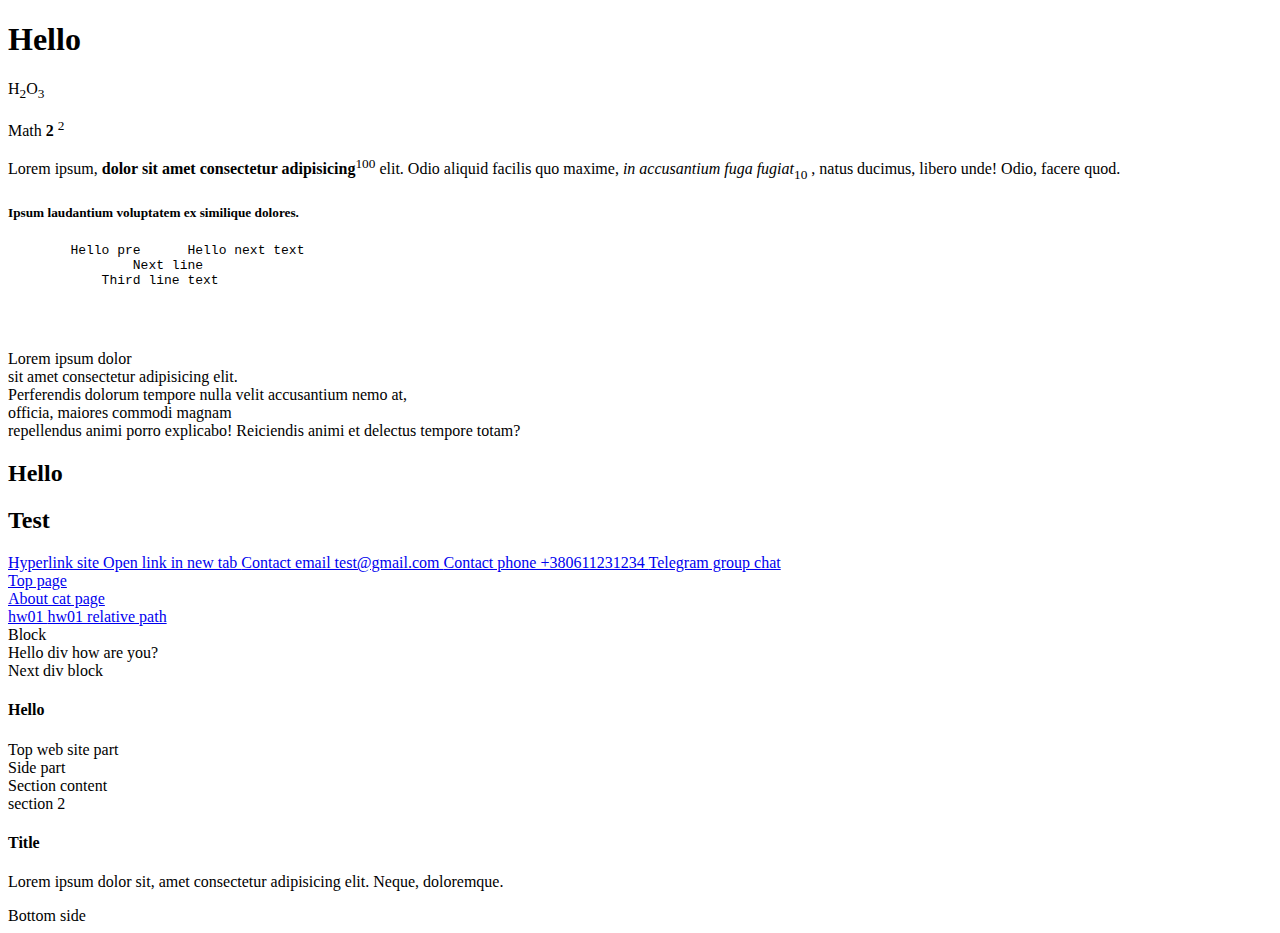
<file: 02/index.html>
<!DOCTYPE html>
<html lang="en">
<head>
    <meta charset="UTF-8">
    <meta name="viewport" content="width=device-width, initial-scale=1.0">
    <title>Document</title>
</head>
<body>
    <h1 >
        Hello 
    </h1>
    <!-- ctrl +z -->


    <p>
        H<sub>2</sub>O<sub>3</sub>
    </p>

    <!-- Test test  -->



    <p id="top-page">
        Math <strong>2</strong> <sup>2</sup>
    </p>
    <p>
        Lorem ipsum, <strong>dolor sit             amet consectetur adipisicing</strong><sup>100</sup>  elit. Odio aliquid facilis quo maxime, <em>in accusantium fuga fugiat</em><sub>10</sub> , natus ducimus, libero unde! Odio, facere quod. 
        <h5>Ipsum laudantium voluptatem ex similique dolores.</h5>
        
    </p>
    <pre>
        Hello pre      Hello next text
                Next line
            Third line text     
    </pre>
    <br>

    <p>
        Lorem ipsum dolor <br> sit amet consectetur adipisicing elit.<br> Perferendis dolorum tempore nulla velit accusantium nemo at,<br> officia, maiores commodi magnam<br> repellendus animi porro explicabo! Reiciendis animi et delectus tempore totam?
    </p>
    <h2>
        Hello 
        <!-- <br> worlld -->
    </h2>
    <h2>
        Test
    </h2>
    <a href="https://caniuse.com/">
        Hyperlink site
    </a>
    <a href="https://caniuse.com/" target="_blank">
        Open link in new tab
    </a>
    <a href="mailto:test@gmail.com">
        Contact email test@gmail.com
    </a>
    <a href="tel:+380611231234">
        Contact phone +380611231234
    </a>
    <a href="https://telgram-group/3214325235">Telegram group chat</a>
    <br>
    <a href="#top-page">
        Top page
    </a>
    <br>
    <a href="#">
        About cat page
    </a>
    <br>
    <!-- <a href="http://127.0.0.1:5501/02/hw01.html" error>
        hw01
    </a> -->
    <a href="hw01.html">
        hw01
    </a>
    <a href="./hw01.html">
        hw01 relative path
    </a>
    <!-- file:///D:/Work/fe-start-study-1109/02/hw01.html  error -->

    <div>
        Block
    </div>
    <span>
        Hello div how are you?
    </span>
    <div>
        Next div block
        <div>
            <div>
                <h4>
                    Hello
                </h4>
            </div>
        </div>
    </div>
    <!-- Semantic tags -->
    <header>
        Top web site part
    </header>

    <main>
        <aside>
            Side part
        </aside>
        <section>
            Section content
        </section>
        <section>
            section 2
        </section> 
    </main>
    <article>
        <h4>
            Title
        </h4>
        <p>
            Lorem ipsum dolor sit, amet consectetur adipisicing elit. Neque, doloremque.
        </p>
    </article>
    <footer>
        Bottom side
    </footer>
</body>
</html>
</file>
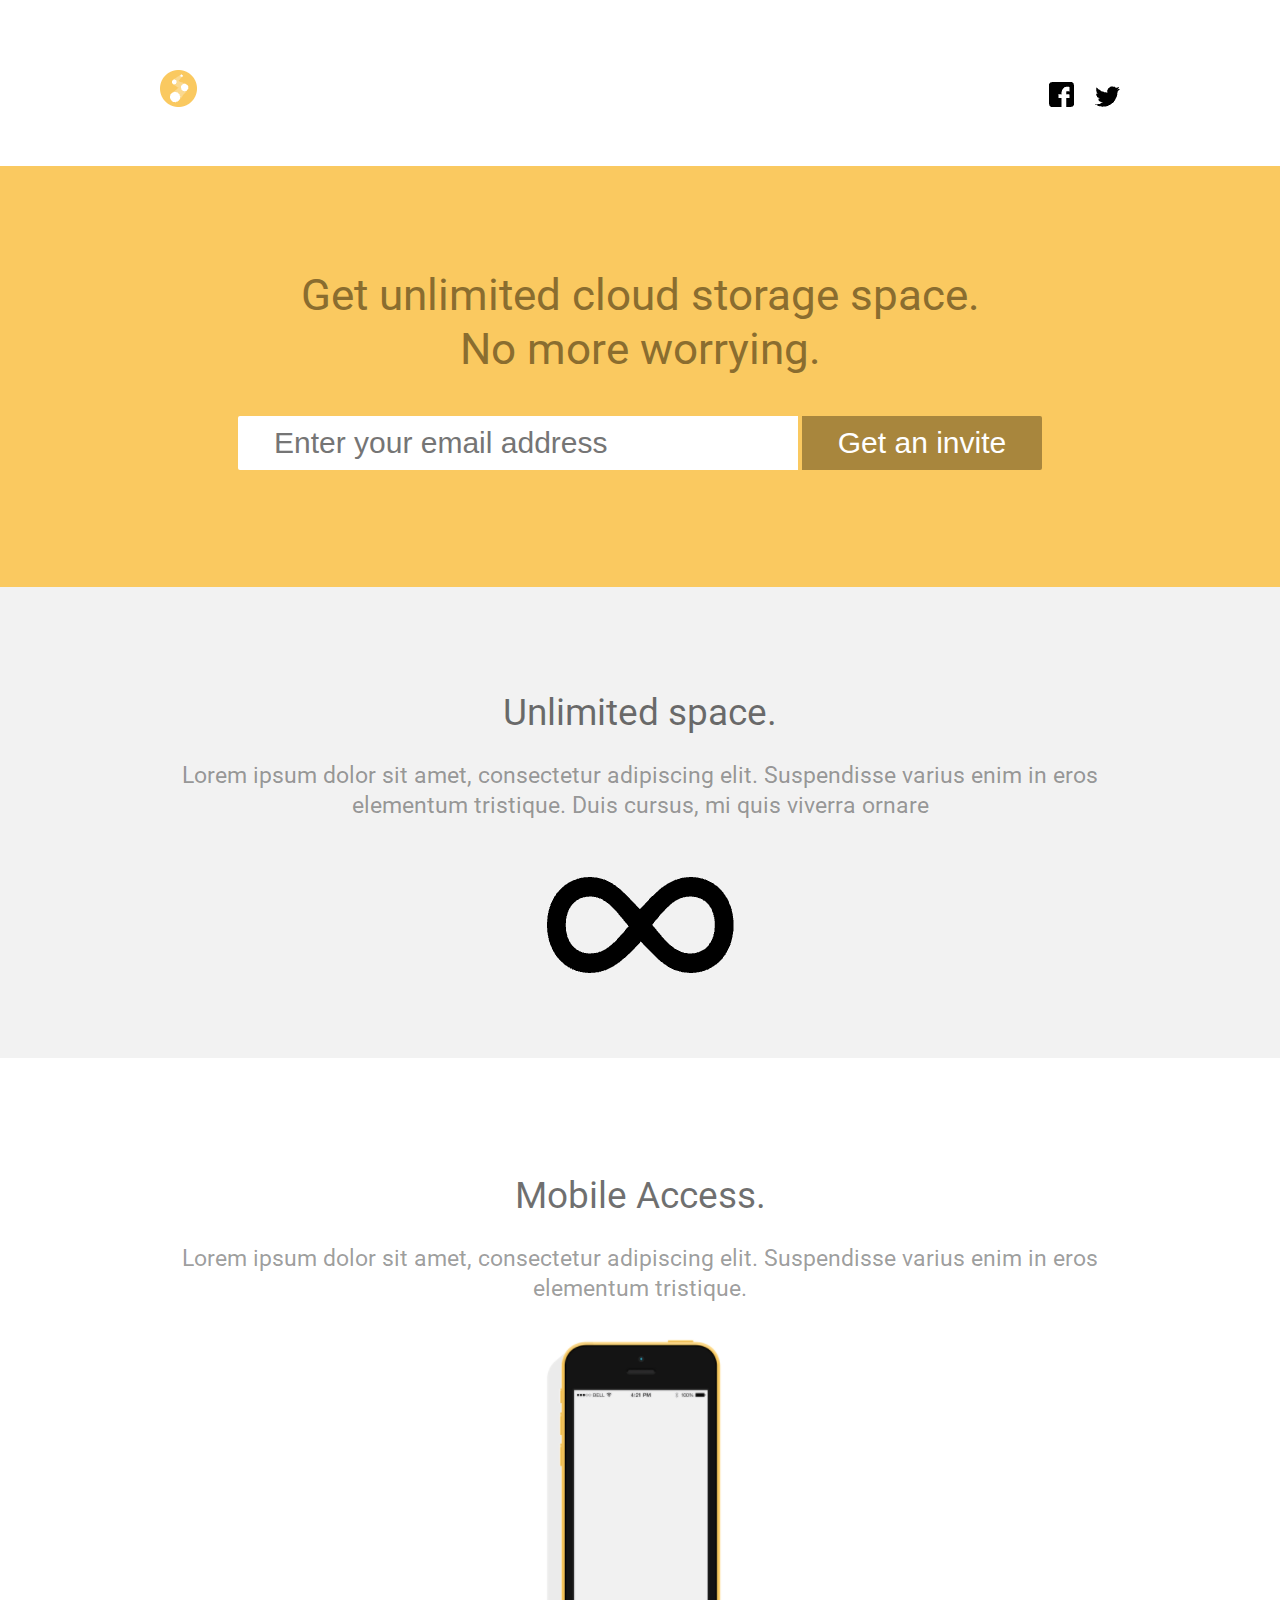
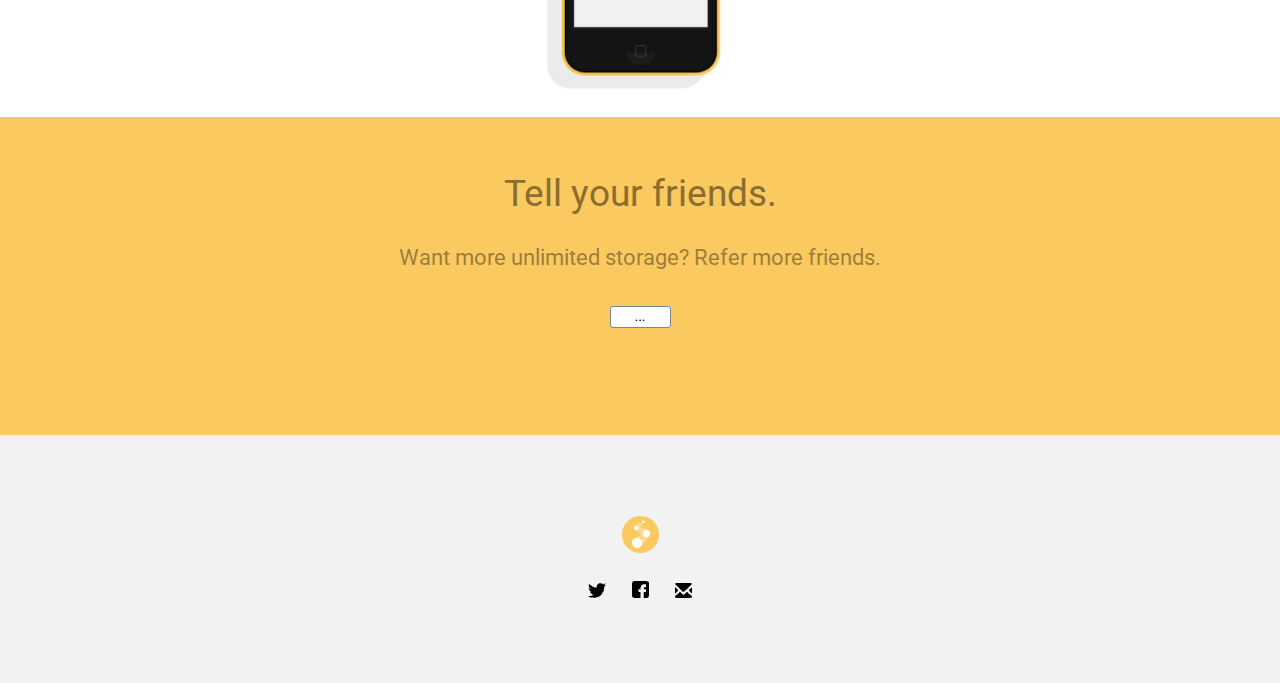
<file: 05/index.html>
<!DOCTYPE html>
<html lang="en">
<head>
    <meta charset="UTF-8">
    <meta name="viewport" content="width=device-width, initial-scale=1.0">
    <title>Document</title>
    <link rel="preconnect" href="https://fonts.googleapis.com">
    <link rel="preconnect" href="https://fonts.gstatic.com" crossorigin>
    <link href="https://fonts.googleapis.com/css2?family=Roboto:ital,wght@0,400;1,100&display=swap" rel="stylesheet">
    <link rel="stylesheet" href="style.css">
</head>
<body>
    <header>
        <div class="header-container">
            <div class="logo-block">
                <img src="./image/top-logo.png" alt="">
            </div>
            <div class="social-block">
                <a href="#">
                    <img src="./image/top-fb.png" alt="">
                </a>
                <a href="#">
                    <img src="./image/top-tw.png" alt="">
                </a> 
            </div>
        </div>
    </header>
<section class="form-section">
    <div class="text-container">
        <h1>
        Get unlimited cloud storage space. <br>
        No more worrying.
        </h1>   
        <form action="">       
             <input type="text" class="input-email" placeholder="Enter your email address"> 
            <input type="submit" class="input-submit" value="Get an invite">
        </form>
    </div>
</section>
<section class="space">
    <div class="text-container">
        <h2 class="tittle">
            Unlimited space.
        </h2>
        <p class="text-content">
            Lorem ipsum dolor sit amet, consectetur adipiscing elit. Suspendisse varius enim in eros elementum tristique. Duis cursus, mi quis viverra ornare
        </p>
        <div class="space-image-block">
            <img src="./image/img.png" alt="">
        </div>
    </div>
</section>
<section class="mobile">
    <div class="text-container">
        <h2 class="tittle">
            Mobile Access.
        </h2>
        <p class="text-content">
            Lorem ipsum dolor sit amet, consectetur adipiscing elit. Suspendisse varius enim in eros elementum tristique.
        </p>
        <div>
            <img src="./image/phone.png" alt="">
        </div>
    </div>
</section>
<section class="share">
    <div class="text-container">
        <h2 class="tittle-share">
            Tell your friends.
        </h2>
        <p class="share-content">
            Want more unlimited storage? Refer more friends.
        </p>
        <button>
            ...
        </button>
    </div>
</section>
<footer>
    <div class="text-container">
        <img src="./image/logo.png" alt="">
    </div>
    <div class="link-block">
        <a href="#">
            <img src="./image/tw.png" alt="">
        </a>
        <a href="#">
            <img src="./image/fb.png" alt="">
        </a>        <a href="#">
            <img src="./image/email.png" alt="">
        </a>
    </div>
</footer>
</body>
</html>
</file>
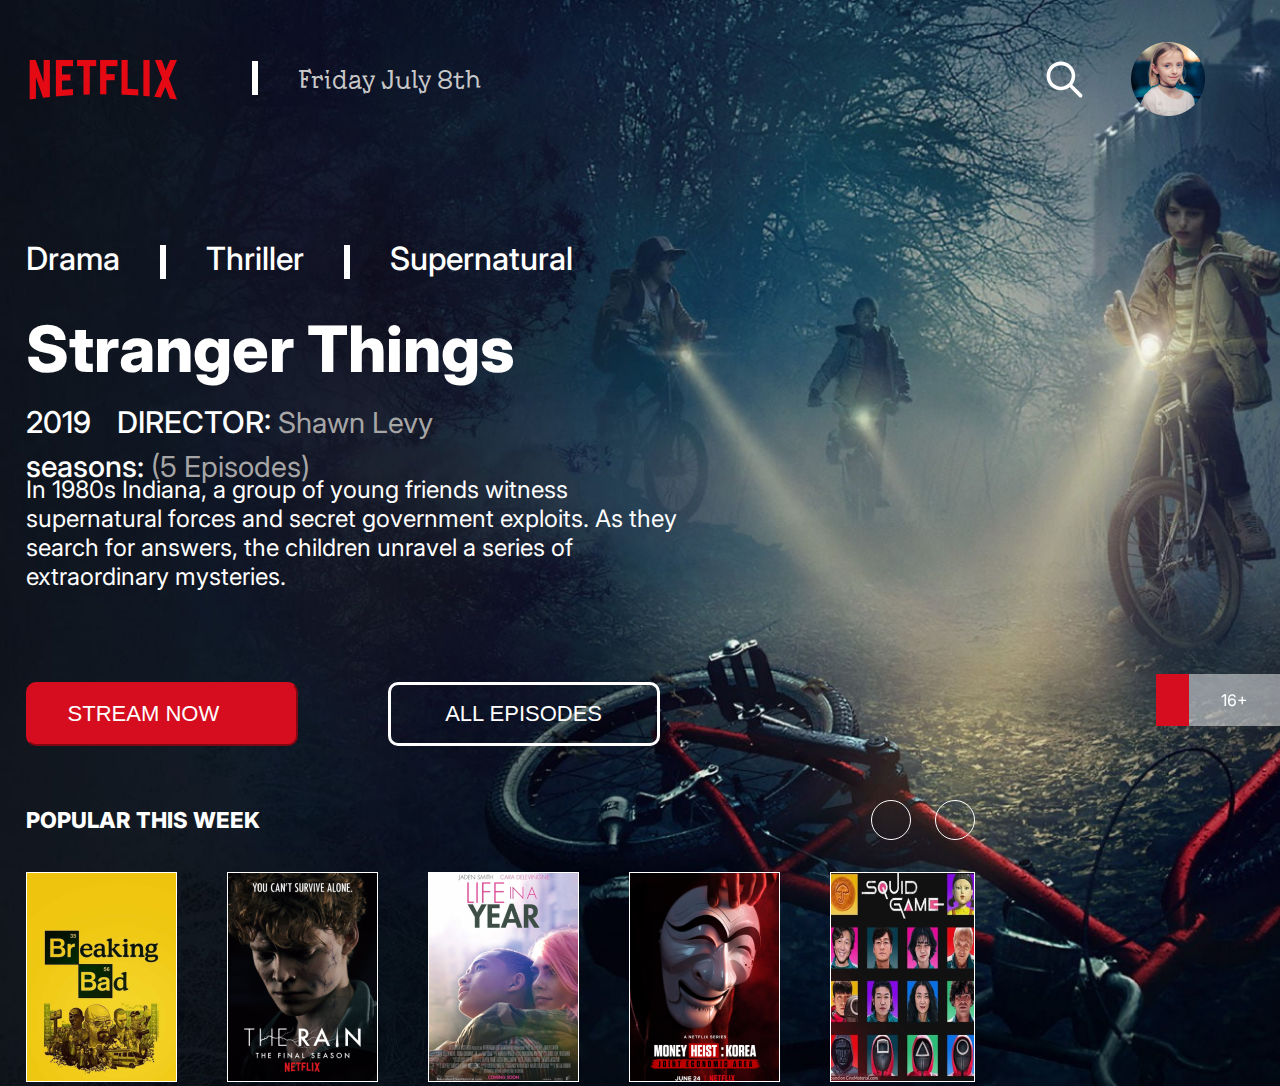
<file: 07/index.html>
<!DOCTYPE html>
<html lang="en">
<head>
    <meta charset="UTF-8">
    <meta name="viewport" content="width=device-width, initial-scale=1.0">
    <title>Netflix</title>
    <link rel="preconnect" href="https://fonts.googleapis.com">
    <link rel="preconnect" href="https://fonts.gstatic.com" crossorigin>
    <link href="https://fonts.googleapis.com/css2?family=Inter:ital,opsz,wght@0,14..32,100..900;1,14..32,100..900&display=swap" rel="stylesheet">
    <link rel="stylesheet" href="https://cdnjs.cloudflare.com/ajax/libs/font-awesome/6.6.0/css/all.min.css"
    integrity="sha512-Kc323vGBEqzTmouAECnVceyQqyqdsSiqLQISBL29aUW4U/M7pSPA/gEUZQqv1cwx4OnYxTxve5UMg5GT6L4JJg=="
    crossorigin="anonymous" referrerpolicy="no-referrer" />
    <link rel="stylesheet" href="style.css">
</head>
<body>
    <header>
        <div class="header-container">
                <div class="logo-container">
                <div class="logo">
                    <img src="./images/logo.png" alt="">
                </div>
                <div class="release-data">
                    <h1>Friday July 8th</h1>   
                </div>
                </div>
                 <div class="icons">
                    <img src="./images/search.svg" alt="" class="icon">
                    <img src="./images/avatar.png" alt="" class="avatar">
                 </div>
        </div>    
    </header>
    <main>
        <section class="container-about">
            <div class="container-text">
                <div class="difference">
                    <h2>Drama</h2><h3>Thriller</h3><h3>Supernatural</h3>    
                </div>
                <h4>
                    Stranger Things
                </h4>
                <div class="second-difference">
                    <h5>2019</h5><h5>DIRECTOR: <span class="grey-text">Shawn Levy</span></h5><h5>seasons: <span class="grey-text">(5 Episodes)</span></h5>  
                </div>
                <p>
                    In 1980s Indiana, a group of young friends witness supernatural forces and secret government exploits. As they search for answers, the children unravel a series of extraordinary mysteries.
                </p>
                <div class="rating">
                    <i class="fa-solid fa-star"></i>
                    <i class="fa-solid fa-star"></i>
                    <i class="fa-solid fa-star"></i>
                    <i class="fa-regular fa-star"></i>
                    <i class="fa-regular fa-star"></i>
                </div>
            </div>
        </section>
        <section class="container-buttom">
            <div class="container-text">
                <div class="stream">
                    <div class="stream-button">
                        <button>
                            <div class="text">
                                STREAM NOW
                            </div> 
                            <div class="play">
                                <i class="fa-solid fa-circle-play"></i>
                        </button>
                    </div>
                    <div class="episodes">
                        <button>
                            ALL EPISODES
                        </button>
                    </div>
                </div>
            </div>
        </section>
        <section class="container-scroll">
                <div class="scroll">
                    <div class="text-icon">
                        <h7>POPULAR THIS WEEK</h7>
                    </div>
                    <div class="arrows">
                        <button class="arrow-btn left">
                            <i class="fa-solid fa-chevron-left"></i>
                        </button>
                        <button class="arrow-btn right">
                            <i class="fa-solid fa-chevron-right"></i>
                        </button>
                    </div>
                </div>
        </section>
        <section class="serials">
            <div class="images">
                <div class="images-item">
                    <img src="./images/page1.png" alt="">
                </div>
                <div class="images-item">
                    <img src="./images/page2.png" alt="">
                </div>
                <div class="images-item">
                    <img src="./images/page3.png" alt="">
                </div>
                <div class="images-item">
                    <img src="./images/page4.png" alt="">
                </div>
                <div class="images-item">
                    <img src="./images/page5.png" alt="">
                </div>
        </section>
        <div class="age-category">
            16+
        </div>
    </main>
</body>
</html>
</file>
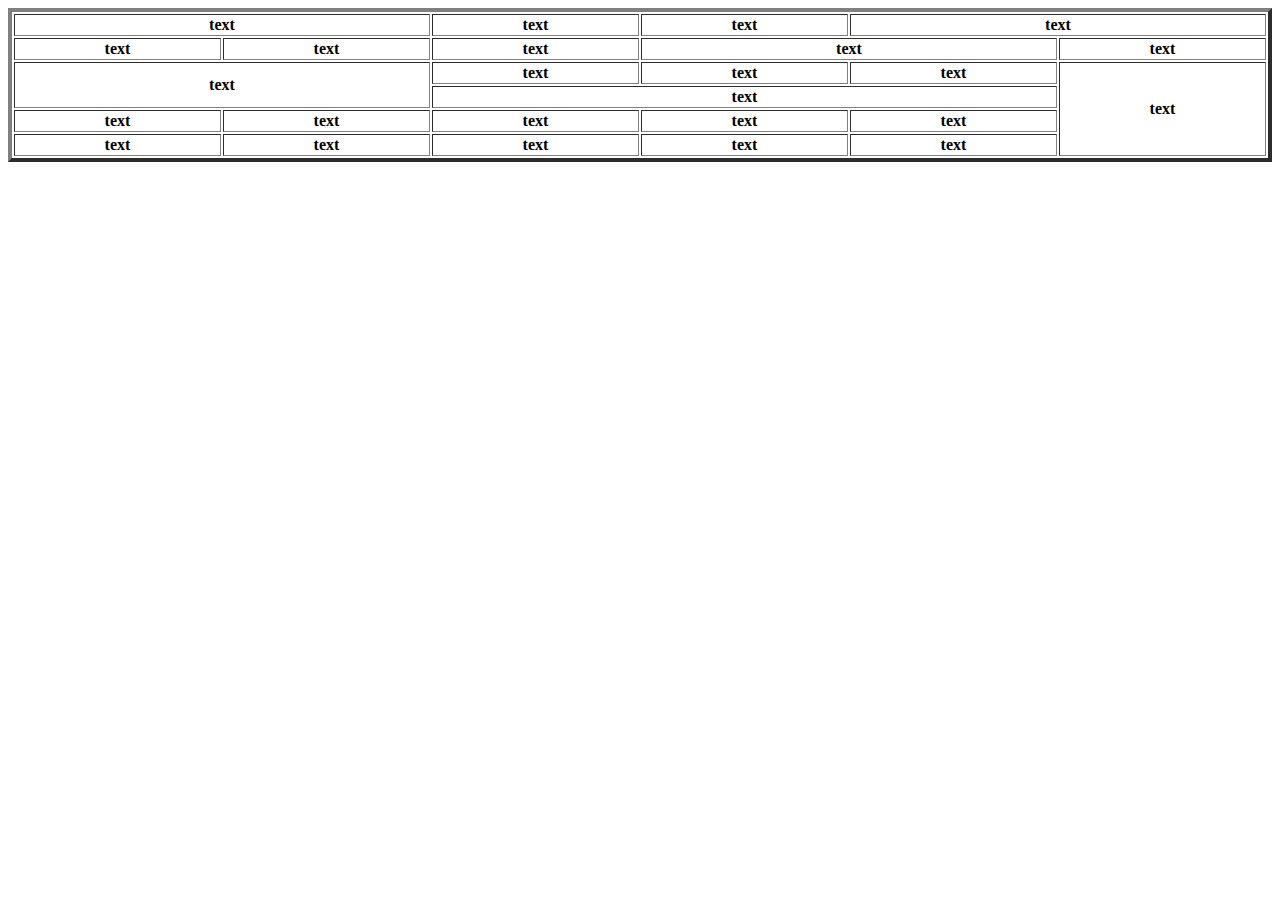
<file: extra.html>
<!DOCTYPE html>
<html lang="en">
<head>
    <meta charset="UTF-8">
    <meta name="viewport" content="width=device-width, initial-scale=1.0">
    <title>Table</title>
</head>
<body>
    <table border="4"  style="width: 100%;">
        <tbody>
            <tr>
                <th colspan="2">
                    text
                </th>
                <th>
                    text
                </th>
                <th>
                    text
                </th>
                <th colspan="2">
                    text
                </th>
            </tr>
        </tbody>
        <tr>
            <th>
                text
            </th>
            <th>
                text
            </th>
            <th>
                text
            </th>
            <th colspan="2">
                text
            </th>
            <th>
                text
            </th>
        </tr>
        <tr>
            <th colspan="2" rowspan="2">
                text
            </th>
            <th>
                text
            </th>
            <th>
                text
            </th>
            <th>
                text
            </th>
            <th rowspan="4">
                text
            </th>
        </tr>
        <tr>
            <th colspan="3">
                text
            </th>
        </tr>
        <tr>
            <th>
                text
            </th>
            <th>
                text
            </th>
            <th>
                text
            </th>
            <th>
                text
            </th>
            <th>
                text
            </th>
        </tr>            
        <tr>
            <th>
                text
            </th>
            <th>
                text
            </th>
            <th>
                text
            </th>
            <th>
                text
            </th>
            <th>
                text
            </th>
        </tr>
</body>
</html>
</file>
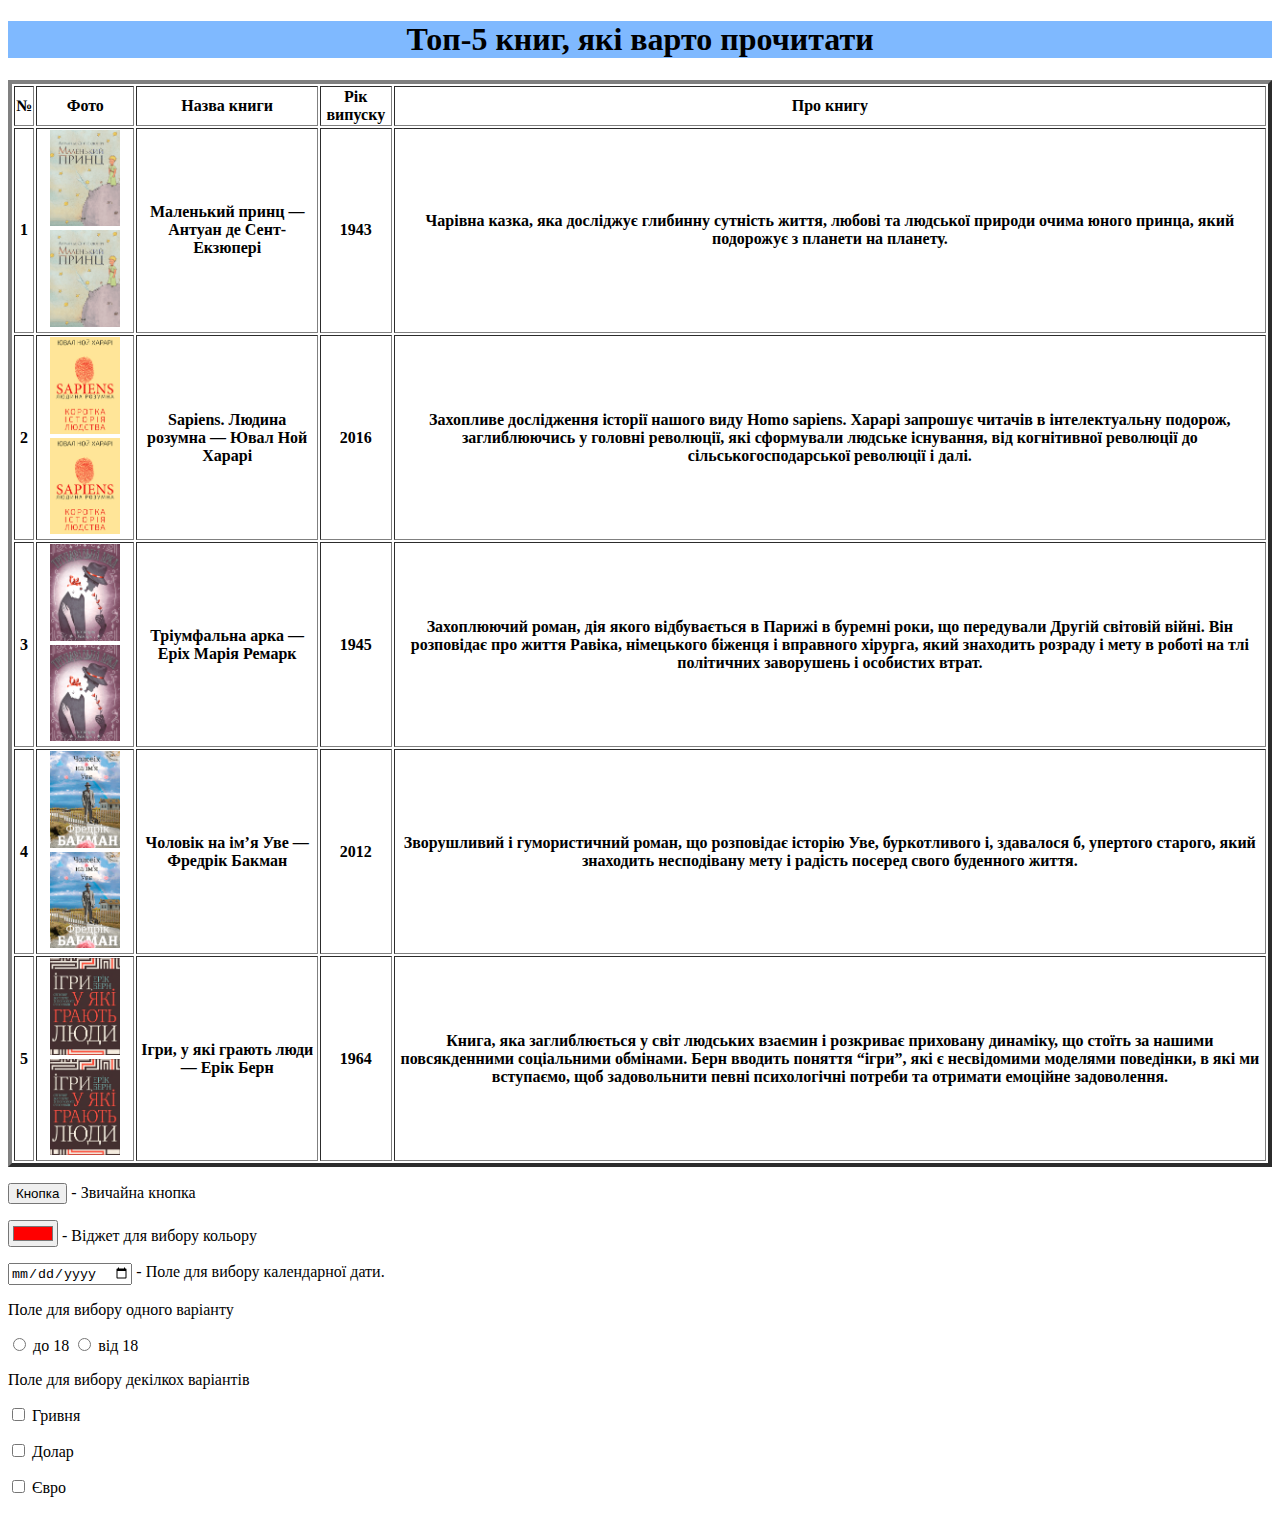
<file: hm03.html>
<!DOCTYPE html>
<html lang="en">
<head>
    <meta charset="UTF-8">
    <meta name="viewport" content="width=device-width, initial-scale=1.0">
    <style>
        h1 {
            text-align: center;
            background-color: rgb(127, 185, 255);
        }
    </style>
    <title>Books</title>
</head>
<body>
    <h1>Топ-5 книг, які варто прочитати</h1>
    <table border="4"  style="width: 100%;">
        <tbody>
            <tr>
                <th>
                    №
                </th>
                <th>
                    Фото
                </th>
                <th>
                    Назва книги
                </th>
                <th>
                    Рік випуску
                </th>
                <th>
                    Про книгу
                </th>
            </tr>
        </tbody>
        <tr>
            <th>
                1
            </th>
            <th>
                <img src="./03/img/1.png" alt="" width="70">
                <img src="/03/img/1.png" alt="" width="70">
            </th>
            <th>
                Маленький принц — Антуан де Сент-Екзюпері
            </th>
            <th>
                1943
            </th>
            <th>
                Чарівна казка, яка досліджує глибинну сутність життя, любові та людської природи очима юного принца, який подорожує з планети на планету. 
            </th>
            <tr>
                <th>
                    2
                </th>
                <th>
                    <img src="./03/img/2.png" alt="" width="70">
                    <img src="/03/img/2.png" alt="" width="70">
                </th>
                <th>
                    Sapiens. Людина розумна — Ювал Ной Харарі
                </th>
                <th>
                    2016
                </th>
                <th>
                    Захопливе дослідження історії нашого виду Homo sapiens. Харарі запрошує читачів в інтелектуальну подорож, заглиблюючись у головні революції, які сформували людське існування, від когнітивної революції до сільськогосподарської революції і далі. 
                </th>
            </tr>
            <tr>
                <th>
                    3
                </th>
                <th>
                    <img src="./03/img/3.png" alt="" width="70">
                    <img src="/03/img/3.png" alt="" width="70">
                </th>
                <th>
                    Тріумфальна арка — Еріх Марія Ремарк
                </th>
                <th>
                    1945
                </th>
                <th>
                    Захоплюючий роман, дія якого відбувається в Парижі в буремні роки, що передували Другій світовій війні. Він розповідає про життя Равіка, німецького біженця і вправного хірурга, який знаходить розраду і мету в роботі на тлі політичних заворушень і особистих втрат. 
                </th>
            </tr>
            <tr>
                <th>
                    4
                </th>
                <th>
                    <img src="./03/img/4.png" alt="" width="70">
                    <img src="/03/img/4.png" alt="" width="70">
                </th>
                <th>
                    Чоловік на ім’я Уве — Фредрік Бакман
                </th>
                <th>
                    2012
                </th>
                <th>
                    Зворушливий і гумористичний роман, що розповідає історію Уве, буркотливого і, здавалося б, упертого старого, який знаходить несподівану мету і радість посеред свого буденного життя. 
                </th>
            </tr>
            <tr>
                <th>
                    5
                </th>
                <th>
                    <img src="./03/img/5.png" alt="" width="70">
                    <img src="/03/img/5.png" alt="" width="70">
                </th>
                <th>
                    Ігри, у які грають люди — Ерік Берн
                </th>
                <th>
                    1964
                </th>
                <th>
                    Книга, яка заглиблюється у світ людських взаємин і розкриває приховану динаміку, що стоїть за нашими повсякденними соціальними обмінами. Берн вводить поняття “ігри”, які є несвідомими моделями поведінки, в які ми вступаємо, щоб задовольнити певні психологічні потреби та отримати емоційне задоволення.
                </th>
            </tr>
    </table>
        
    <div>
        <p> <input type="button" value="Кнопка"> - Звичайна кнопка</p>
        <p> <input type="color" value="#ff0000"> -  
        Віджет для вибору кольору</p>
        <p><input type="date"> - Поле для вибору календарної дати.</p>
        </div>
    <div>
        <p> Поле для вибору одного варіанту</p>
        <p><input type="radio" name="age"> до 18
        <input type="radio" name="age" > від 18
        </p>
        </div>
        <div>
        <p> Поле для вибору декілкох варіантів</p>
        <p> <input type="checkbox" name="money"> Гривня</p>
        <p> <input type="checkbox" name="money"> Долар </p>
        <p> <input type="checkbox" name="money"> Євро</p>
        </div>
</body>
</html>
</file>
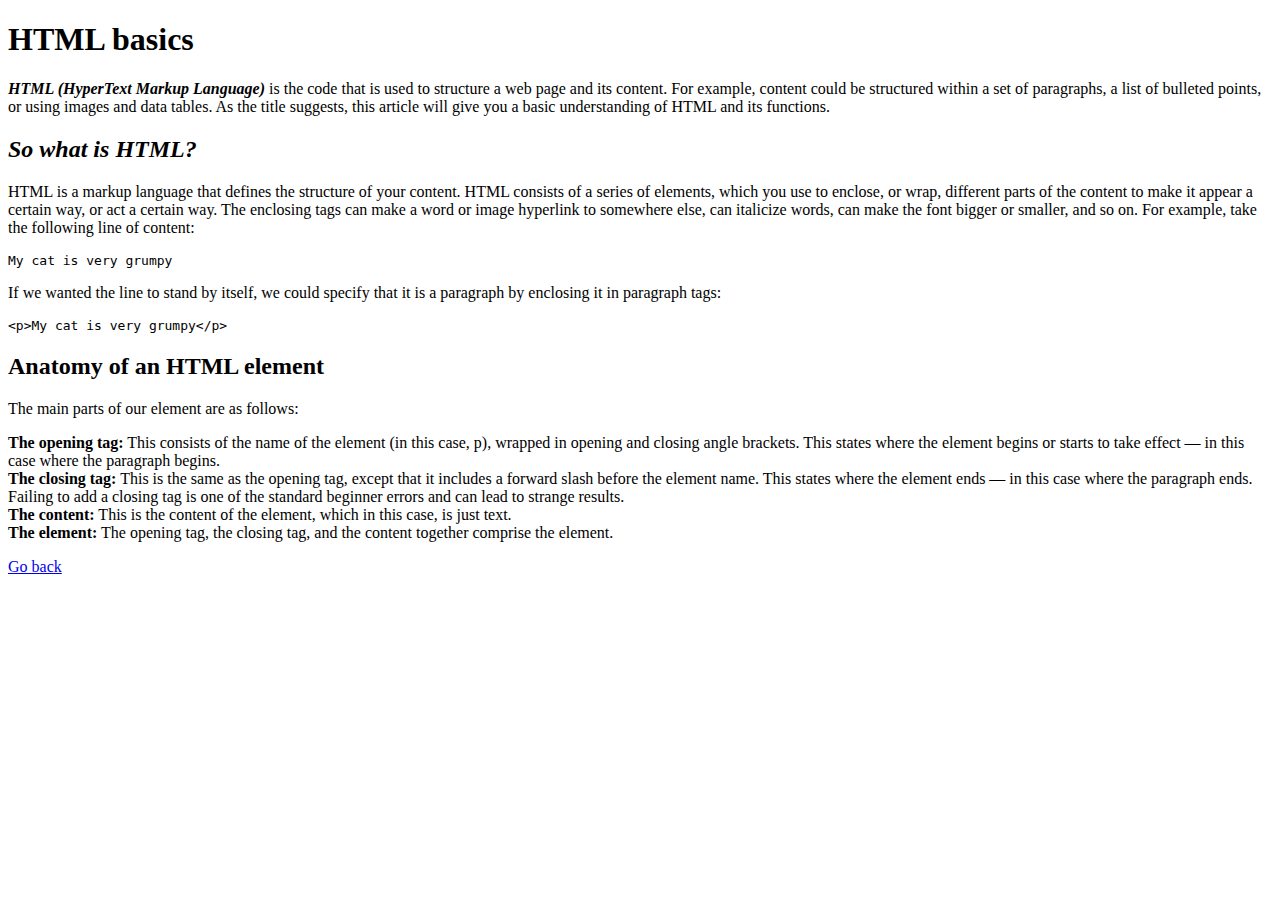
<file: 02/hw01.html>
<!DOCTYPE html>
<html lang="en">
<head>
    <meta charset="UTF-8">
    <meta name="viewport" content="width=device-width, initial-scale=1.0">
    <title>Homework</title>
</head>
<body>

    <h1>
    HTML basics
    </h1>

    <p>
    <em><strong>HTML (HyperText Markup Language)</strong></em> is the code that is used to structure a web page and its content. For example, 
    content could be structured within a set of paragraphs, a list of bulleted points, or using images and data tables. 
    As the title suggests, this article will give you a basic understanding of HTML and its functions.
    </p>

    <h2><em>So what is HTML?</em></h2>
    <p>
        HTML is a markup language that defines the structure of your content. HTML consists of a series of elements, which you 
        use to enclose, or wrap, different parts of the content to make it appear a certain way, or act a certain way. The enclosing 
        tags can make a word or image hyperlink to somewhere else, can italicize words, can make the font bigger or smaller, and so on. 
        For example, take the following line of content:</p>
        <pre>My cat is very grumpy</pre>
        <p>If we wanted the line to stand by itself, we could specify that it is a paragraph by enclosing it in paragraph tags:</p>
        <pre>&lt;p&gt;My cat is very grumpy&lt;/p&gt;</pre>

    <h2>Anatomy of an HTML element</h2>
    <p>The main parts of our element are as follows:</p>
    <p>
        <strong>The opening tag:</strong> This consists of the name of the element (in this case, p), wrapped in opening and 
        closing angle brackets. This states where the element begins or starts to take effect — in this case where the paragraph begins. <br>
        <strong>The closing tag:</strong> This is the same as the opening tag, except that it includes a forward slash 
        before the element name. This states where the element ends — in this case where the paragraph ends. Failing to add a closing
        tag is one of the standard beginner errors and can lead to strange results. <br>
        <strong>The content:</strong> This is the content of the element, which in this case, is just text. <br>
        <strong>The element:</strong> The opening tag, the closing tag, and the content together comprise the element.
    </p>

    <a href="./index.html">
        Go back 
    </a>

</body>
</html>
</file>
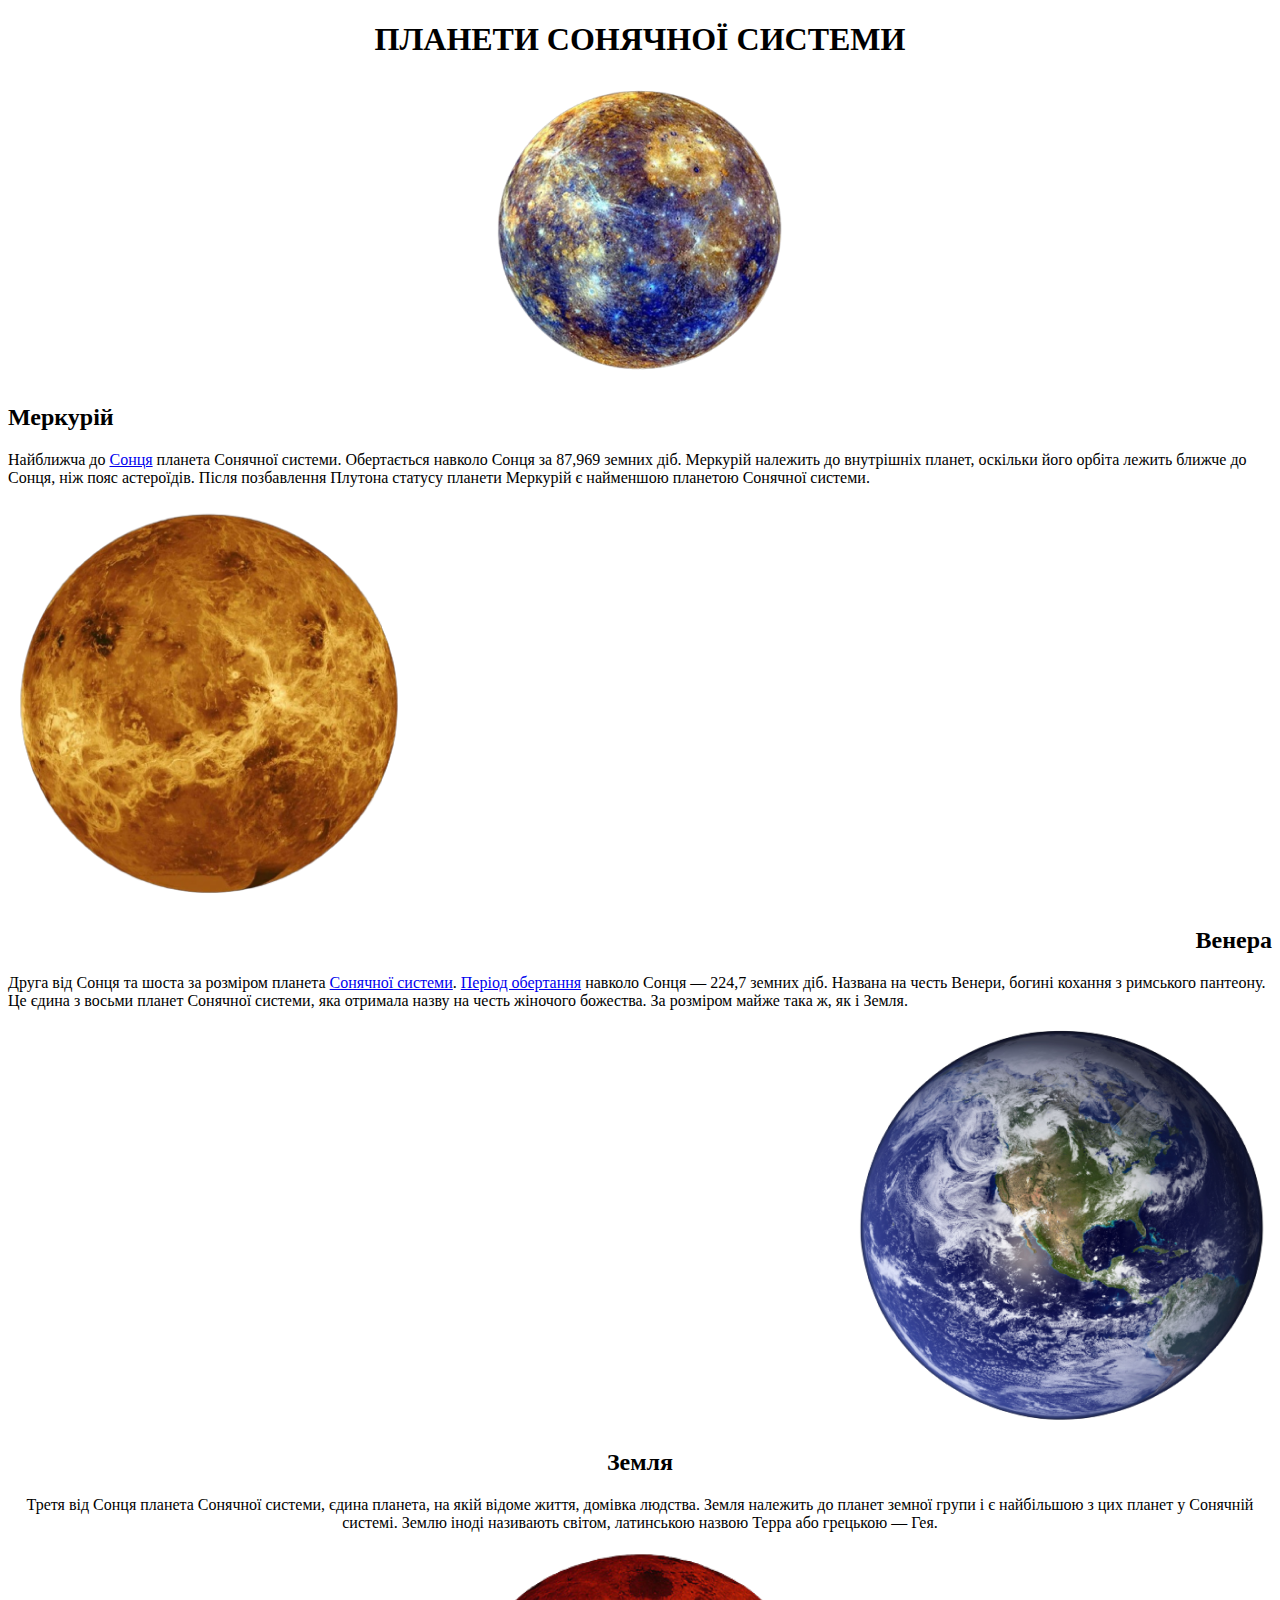
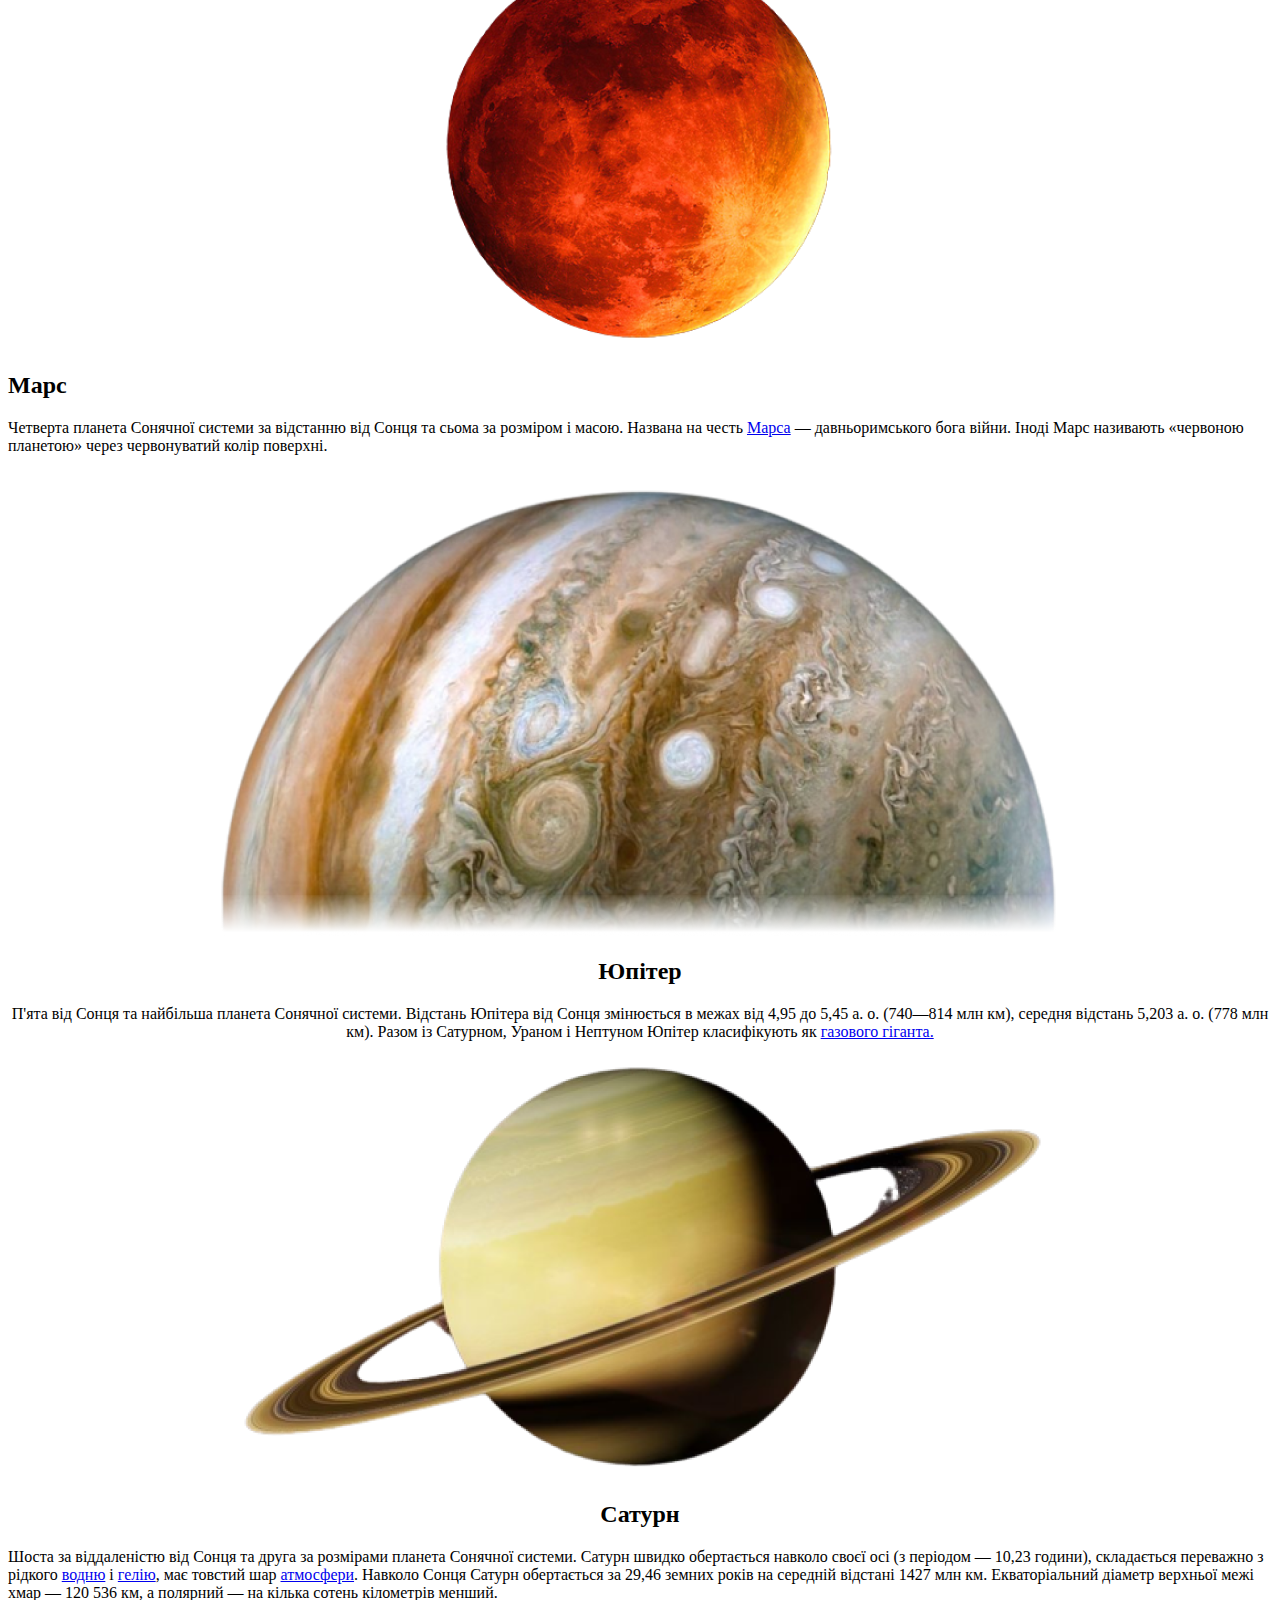
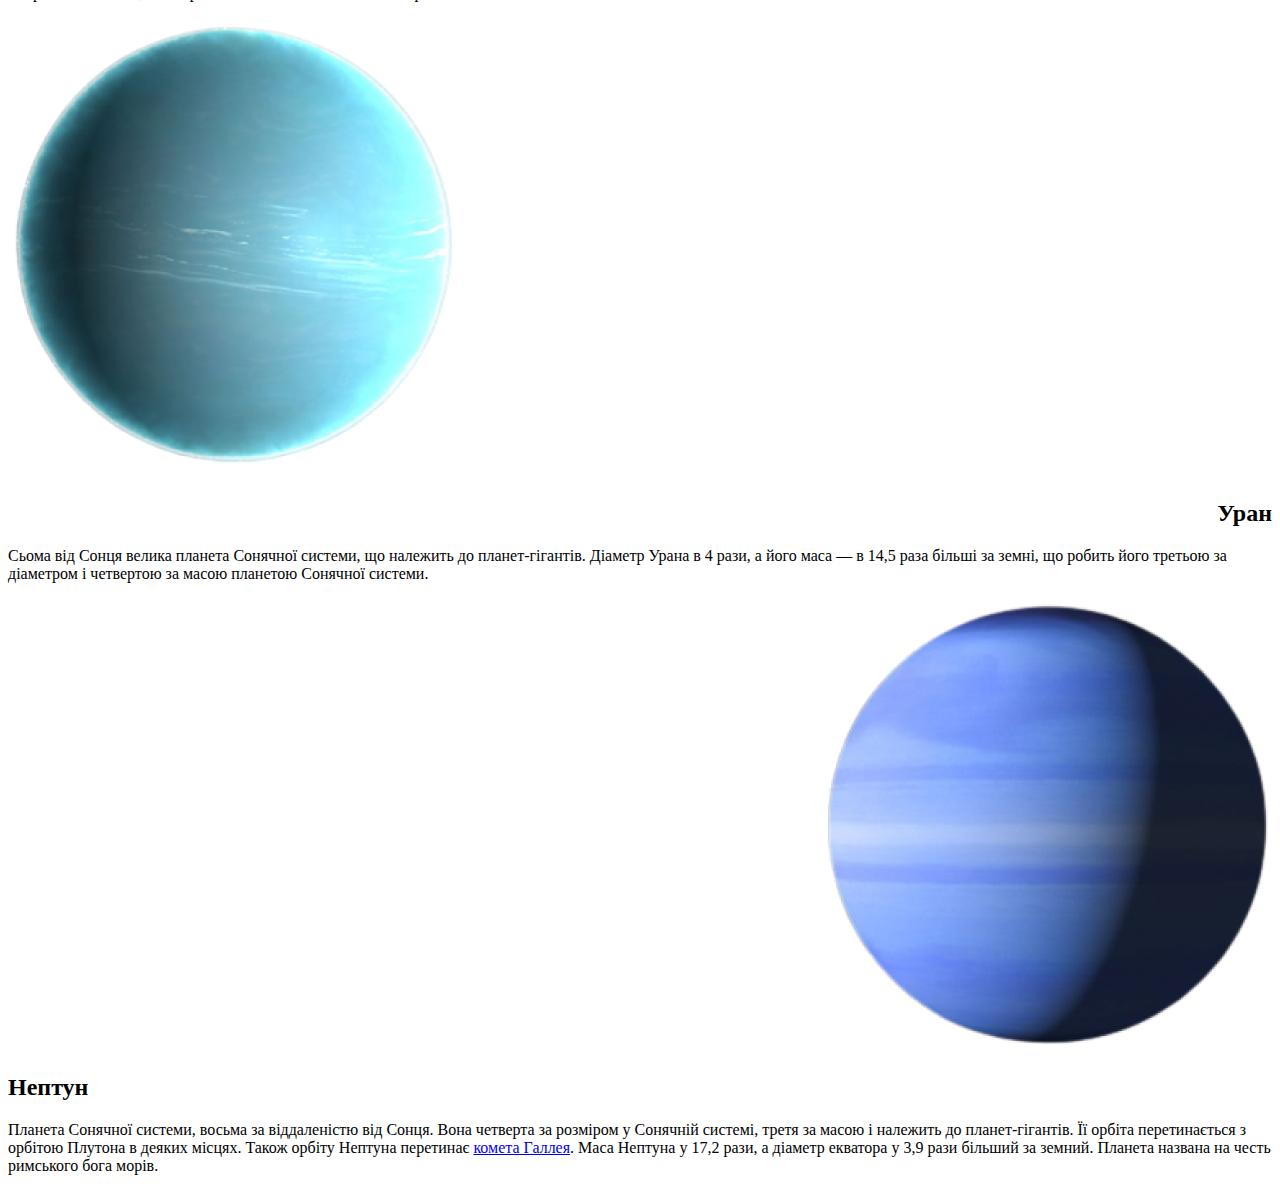
<file: 04/hm.html>
<!DOCTYPE html>
<html lang="en">
<head>
    <meta charset="UTF-8">
    <meta name="viewport" content="width=device-width, initial-scale=1.0">
    <title>Planets</title>
    <link rel="stylesheet" href="style.css">
</head>
<body>
    <section class="content-center">
        <h1>ПЛАНЕТИ СОНЯЧНОЇ СИСТЕМИ</h1>
        <img src="./img/меркурій.png" alt="">
    </section>
    <section class="content-left">
        <h2>Меркурій</h2>
        <p>Найближча до <a href="#">Сонця</a> планета Сонячної системи. Обертається навколо Сонця за 87,969 земних діб. Меркурій належить до внутрішніх планет, оскільки його орбіта лежить ближче до Сонця, ніж пояс астероїдів. Після позбавлення Плутона статусу планети Меркурій є найменшою планетою Сонячної системи.</p>
        <img src="./img/венера.png" alt="">
    </section>
    <section class="content-right">
        <h2>Венера</h2>
        <p>Друга від Сонця та шоста за розміром планета <a href="#">Сонячної системи</a>. <a href="#">Період обертання</a> навколо Сонця — 224,7 земних діб. Названа на честь Венери, богині кохання з римського пантеону. Це єдина з восьми планет Сонячної системи, яка отримала назву на честь жіночого божества. За розміром майже така ж, як і Земля.</p>
        <img src="./img/земля.png" alt="">
    </section>
    <section class="content-center">
        <h2>Земля</h2>
        <p>Третя від Сонця планета Сонячної системи, єдина планета, на якій відоме життя, домівка людства. Земля належить до планет земної групи і є найбільшою з цих планет у Сонячній системі. Землю іноді називають світом, латинською назвою Терра або грецькою — Гея.</p>
        <img src="./img/марс.png" alt="">
    </section>
    <section class="content-left">
        <h2>Марс</h2>
        <p>Четверта планета Сонячної системи за відстанню від Сонця та сьома за розміром і масою. Названа на честь <a href="#">Марса</a> — давньоримського бога війни. Іноді Марс називають «червоною планетою» через червонуватий колір поверхні.</p>
        <img src="./img/юпітер.png" alt="" class="center">
    </section>
    <section class="content-center">
        <h2>Юпітер</h2>
        <p>П'ята від Сонця та найбільша планета Сонячної системи. Відстань Юпітера від Сонця змінюється в межах від 4,95 до 5,45 а. о. (740—814 млн км), середня відстань 5,203 а. о. (778 млн км). Разом із Сатурном, Ураном і Нептуном Юпітер класифікують як <a href="#">газового гіганта.</a></p>
        <img src="./img/сатурн.png" alt="">
    </section>
    <section class="content-left">
        <h2 style="text-align: center;">Сатурн</h2>
        <p>Шоста за віддаленістю від Сонця та друга за розмірами планета Сонячної системи. Сатурн швидко обертається навколо своєї осі (з періодом — 10,23 години), складається переважно з рідкого <a href="#">водню</a> і <a href="#">гелію</a>, має товстий шар <a href="#">атмосфери</a>. Навколо Сонця Сатурн обертається за 29,46 земних років на середній відстані 1427 млн км. Екваторіальний діаметр верхньої межі хмар — 120 536 км, а полярний — на кілька сотень кілометрів менший.</p>
        <img src="./img/уран.png" alt="">
    </section>
    <section class="content-right">
        <h2>Уран</h2>
        <p>Сьома від Сонця велика планета Сонячної системи, що належить до планет-гігантів. Діаметр Урана в 4 рази, а його маса — в 14,5 раза більші за земні, що робить його третьою за діаметром і четвертою за масою планетою Сонячної системи.</p>
        <img src="./img/нептун.png" alt="">
    </section>
    <section class="content-left">
        <h2>Нептун</h2>
        <p>Планета Сонячної системи, восьма за віддаленістю від Сонця. Вона четверта за розміром у Сонячній системі, третя за масою і належить до планет-гігантів. Її орбіта перетинається з орбітою Плутона в деяких місцях. Також орбіту Нептуна перетинає <a href="#">комета Галлея</a>. Маса Нептуна у 17,2 рази, а діаметр екватора у 3,9 рази більший за земний. Планета названа на честь римського бога морів.</p>
    </section>
</body>
</html>
</file>
<file: 05/style.css>
* {
    box-sizing: border-box;
}
body {
    margin: 0;
    font-family: "Roboto", sans-serif;
    font-weight: 400;
    font-style: normal;
    background-color: white;
  }
header{
    padding-top: 70px;
    padding-bottom: 59px;
}
.header-container{
    max-width: 960px;
    margin: 0 auto;
    font-size: 0;
}
.logo-block,
.social-block{
    width: 480px;
    display: inline-block;
}
.social-block{
    text-align: right;
}
.social-block a{
    display: inline-block;
    margin-left: 21px;
}
.text-container {
    max-width: 940px;
    margin: 0 auto;
    text-align: center;
}
.tittle {
    color: rgba(0, 0, 0, 0.56);
    font-size: 37px;
    font-weight: 400;
    line-height: 36px;
}
.text-content {
    color: rgba(0, 0, 0, 0.4);
    font-size: 23px;
    font-weight: 400;
    line-height: 30px;
    margin-top: 0;
    margin-bottom: 32px;
}
.tittle-share {
    color: rgb(138, 109, 47);
    font-size: 37px;
    font-weight: 400;
    line-height: 36px;
}
.share-content {
    color: rgba(0, 0, 0, 0.4);
    font-size: 22px;
    font-weight: 400;
    line-height: 30px;
}
.form-section {
    background: rgb(250, 201, 96);
    padding-top: 102px;
}
.form-section h1 {
    color: rgb(138, 109, 47);
    font-size: 44px;
    font-weight: 400;
    line-height: 54px;
    margin-bottom: 40px;
    margin-top: 0;
}
.form-section input{
    display: inline-block;
}
.form-section form{
    padding-bottom: 117px;
}
.input-email,
.input-submit{
    border: none;
    font-size: 30px;
}
.input-email {
    border-radius: 2px 0px 0px 2px;
    background: rgb(255, 255, 255);
    width: 560px;
    height: 54px;
    padding: 0 36px;
}
.input-submit {
    border-radius: 0px 2px 2px 0px;
    background: rgb(168, 134, 61);
    width: 240px;
    height: 54px;
    text-align: center;
    color: white;
}

/* space block */
.space {
    background: rgb(242, 242, 242);
    padding-top: 77px;
} 
.space p {
    margin-top: 0;
    margin-bottom: 56px ;
}
.space-image-block {
    padding-bottom: 81px;
}

/* mobile */
.mobile {
    background: rgb(255, 255, 255);
    padding-top: 88.63px;
    padding-bottom: 21.81px;
}
.mobile p {
    margin-top: 0;
    margin-bottom: 32px ;
}

/* .share */
.share {
    background: rgb(250, 201, 96);
    padding-top: 58.38px;
    padding-bottom: 107px;
}
.share h2 {
    margin-top: 0;
    margin-bottom: 31px;
}
.share p {
    margin-top: 0;
    margin-bottom: 33px ;
}
.share button {
    box-sizing: border-box;
    border: 1px solid rgb(117, 134, 150);
    border-radius: 3px;
    background: rgb(255, 255, 255);
    width: 61px;
    height: 22px;   
    text-align: center;
    box-sizing: border-box;
    border: 1px solid rgb(117, 134, 150);
    border-radius: 3px;
    background: rgb(255, 255, 255);
    padding: 0 23px;
}

/* footer */
footer {
    background: rgb(242, 242, 242);
    padding: 81px 0;
}
.link-block {
    padding-top: 24px;
    text-align: center;
}
.link-block a {
    display: inline-block;
    text-decoration: none;
    margin-right: 22px;
}
.link-block a:last-child{
    margin-right: 0;
}
</file>
<file: 07/style.css>
:root {
    --colorBackground:rgb(255, 255, 255);
    --Background-other:rgb(167, 166, 166);
    --FontFamily:"Inter", sans-serif;
}

* {
    box-sizing: border-box;
}
body {
    margin: 0;
    background: url(./images/back.png);
    background-repeat: no-repeat;
    background-position: center;
    background-size: cover;
    font-family:var(--FontFamily);
}
@font-face {
    font-family: 'KyivTypeTitling'; 
    src: url('./fonts/KyivTypeTitling-VarGX.ttf') format('truetype'); 
    font-weight: normal;
    font-size: normal;
}
h1 {
    font-family: 'KyivTypeTitling', sans-serif;
    color: rgb(200, 200, 200);
    font-size: 24px;
    font-weight: 500;
    align-items: center;
    display: flex;
}
h1::before {
    content: '';
    display: inline-block;
    margin-right: 26px;
    width: 28px; 
    height: 0; 
    transform: rotate(90.00deg);
    border: 3px solid var(--colorBackground);
}
.container-text {
    width: 55%;
    text-align: left;
    color: var(--colorBackground);
}
header {
    width: 96%;
    margin: 0 auto; 
    display: flex;
}
.header-container {
    display: flex;
    justify-content: space-between;
    align-items: center;
    width: 96%;
    padding-bottom: 123px;
}
.logo {
    padding-top: 50px;
    padding-right: 56px;
}
.release-data {
    padding-top: 40px;
}
.icons {
    margin-left: auto;
    display: flex;
    align-items: center;
    padding-top: 42px;
}
.icon, .avatar {
    margin-left: 45px; 
}
main {
    width: 96%;
    margin: 0 auto;
}

h2, h3 {
    margin: 0;
    padding-bottom: 27px;
    font-size: 32px;
    font-weight: 500;
    position: relative;
    align-items: center;
    display: inline-block;
}
h3::before {
    content:'';
    display: inline-block;
    margin-left: 26px;
    margin-right: 26px;
    position: relative;
    width: 28px; 
    height: 0; 
    transform: rotate(90.00deg);
    border: 3px solid var(--colorBackground);
    vertical-align: middle;
}
.difference {
    height: 44px;
}
h4 {
    margin-top: 27px;
    margin-bottom: auto;
    font-size: 64px;
    font-weight: 800;
    padding-bottom: 17px;
}
.second-difference {
    height: 47px;
}
h5 {
    display: inline-block; 
    vertical-align: middle;
    color: var(--colorBackground);
    font-size: 30px;
    font-weight: 500;
    padding-bottom: 8px;
    margin: 0;
}
.grey-text {
    color: var(--Background-other);
    font-size: 29px;
    font-weight: 400;
}
h5::after {
    content: '';
    display: inline-block;
    width: 26px;
    position: relative;
}
p {
    color: var(--colorBackground);
    font-size: 24px;
    font-weight: 400;
    max-width: 864px;
    height: 130px;
}
.rating {
    display: flex;
    align-items: center;
    font-size: 28px;
    padding-bottom: 53px;
}
.rating .fa-solid {
    color: rgb(255, 234, 43); /* Жовтий колір для заповнених зірок */
    margin-right: 16.56px;
}

.rating .fa-regular {
    color: var(--colorBackground); /* Білий колір для порожніх зірок */
    margin-right: 16.56px;
}
.container-buttom {
    padding-bottom: 54px;
}
.stream-button button {
    display: flex;
    border-radius: 10px;
    border-color: rgb(213, 13, 31);
    background: rgb(213, 13, 31);
    width: 272px;
    height: 64px;
    align-items: center;
}
button .text {
    display: inline-block;
    margin-right: 10px;
    font-size: 22px;
    font-weight: 500;  
    color: var(--colorBackground); 
    margin-left: 34px;
}
button .play {
    display: inline-block;
    color: var(--colorBackground);
    font-size: 22px;
}
.stream {
 display: flex;
}
.episodes button {
    border-radius: 10px;
    width: 272px;
    height: 64px;
    background-color: transparent;
    font-size: 22px;
    font-weight: 500;
    color: var(--colorBackground);
    border: 3px solid var(--colorBackground);
}
.stream-button {
    display: inline-block;
    padding-right: 90px;
}
.episodes {
    display: inline-block;
    width: 271px;
    height: 64px;
    border-radius: 10px;
}
.container-scroll {
    max-width: 949px;
    text-align: left;
    color: var(--colorBackground);
}
.scroll {
    display: flex;
    align-items: center;
    padding-bottom: 32px;
}
.text-icon {
    display: inline-block;
    font-size: 22px;
    font-weight: 800;
}

.arrows {
    display: flex;
    gap: 24px; 
    margin-left: auto;
}
.arrow-btn {
    width: 40px;
    height: 40px;
    border-radius: 50%; 
    border: 1.54px solid var(--colorBackground); 
    background-color: transparent; 
    color: var(--colorBackground); 
    display: flex;
    justify-content: center;
    align-items: center;
    cursor: pointer;
    font-size: 16px;
}
.arrow-btn:hover {
    background-color: var(--colorBackground); 
}
.left i {
    transform: translateX(-1px); 
}
.right i {
    transform: translateX(1px); 
}
.images {
    display: flex;
}
.images-item {
    margin-right: 50px;
    
}
.age-category{
    padding: 16px 32px;
    background-color: rgba(255, 255, 255, 0.49);
    color: white;
    border-left: 33px solid rgb(213, 13, 31);
    position: fixed;
    right: 0;
    bottom: 174px;
}
.logo-container {
    display: flex;
    align-items: center;
}
</file>
<file: 04/style.css>
.content-center {
    text-align: center;
}
.content-right {
    text-align: right;
}
.content-right p {
    text-align: left;
}
.content-left {
    text-align: left;
}
.h1 {
    font-size: 40px;
}
.h2 {
    font-size: 32px;
}
.center {
    display: block;
    margin: 0 auto;
}
</file>
